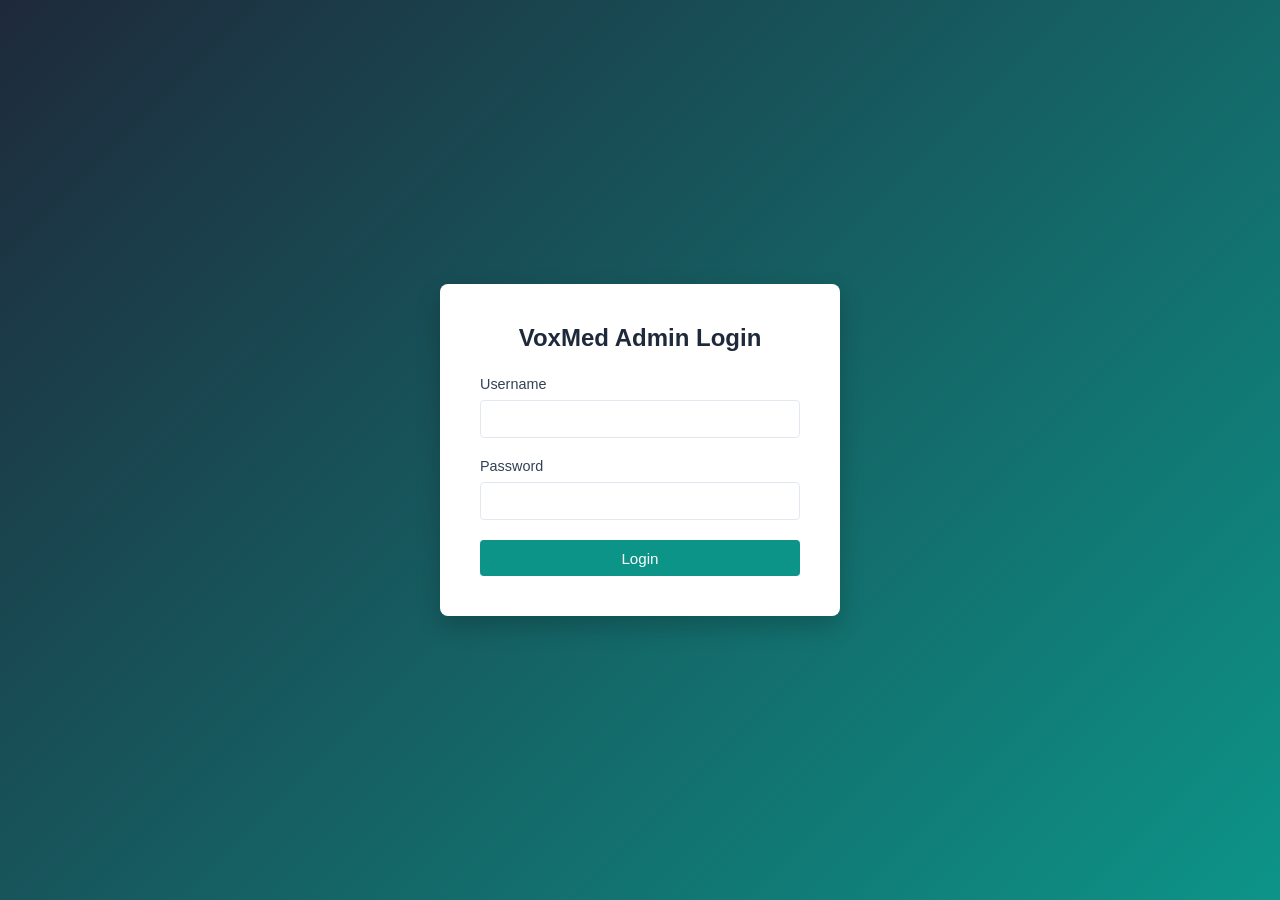
<file: admin/index.html>
<!DOCTYPE html>
<html lang="en">
<head>
    <meta charset="UTF-8">
    <meta name="viewport" content="width=device-width, initial-scale=1.0">
    <title>VoxMed AI - Admin Dashboard</title>
    <link rel="stylesheet" href="style.css">
</head>
<body>
    <div id="login-view" class="view-container">
        <div class="login-box">
            <h2>VoxMed Admin Login</h2>
            <form id="login-form">
                <div class="form-group">
                    <label for="username">Username</label>
                    <input type="text" id="username" required>
                </div>
                <div class="form-group">
                    <label for="password">Password</label>
                    <input type="password" id="password" required>
                </div>
                <button type="submit" class="btn primary-btn">Login</button>
                <div id="login-error" class="error-msg hidden">Invalid credentials</div>
            </form>
        </div>
    </div>

    <div id="dashboard-view" class="view-container hidden">
        <nav class="sidebar">
            <div class="logo">
                <h2>VoxMed AI</h2>
            </div>
            <ul class="nav-links">
                <li><a href="#" class="active" data-target="appointments-section">Appointments</a></li>
                <li><a href="#" data-target="slots-section">Manage Slots</a></li>
            </ul>
            <div class="logout-container">
                <button id="logout-btn" class="btn outline-btn">Logout</button>
            </div>
        </nav>

        <main class="main-content">
            <header style="display: flex; justify-content: space-between; align-items: center; flex-wrap: wrap; gap: 1rem;">
                <h1>Dashboard Overview</h1>
                <div class="form-group inline" style="margin: 0; display: flex; align-items: center; gap: 0.5rem;">
                    <label for="hospital-selector" style="font-weight: 600;">Hospital:</label>
                    <select id="hospital-selector" style="padding: 0.45rem 0.75rem; border-radius: 6px; border: 1px solid #cbd5e1;">
                        <option value="">All Hospitals</option>
                    </select>
                </div>
            </header>
            
            <div class="stats-container">
                <div class="stat-card">
                    <h3>Today's Appointments</h3>
                    <p id="stat-today-appointments">0</p>
                </div>
                <div class="stat-card">
                    <h3>Total Active</h3>
                    <p id="stat-total-active">0</p>
                </div>
                <div class="stat-card">
                    <h3>Total Doctors</h3>
                    <p id="stat-total-doctors">0</p>
                </div>
            </div>

            <section id="appointments-section" class="content-section">
                <h2>Recent Appointments</h2>
                <div class="table-container">
                    <table id="appointments-table">
                        <thead>
                            <tr>
                                <th>Hospital</th>
                                <th>Date</th>
                                <th>Time</th>
                                <th>Patient Name</th>
                                <th>Phone</th>
                                <th>Doctor</th>
                                <th>Status</th>
                                <th>Actions</th>
                            </tr>
                        </thead>
                        <tbody>
                            <!-- Populated by JS -->
                        </tbody>
                    </table>
                </div>
            </section>

            <section id="slots-section" class="content-section hidden">
                <h2>Manage Slots</h2>
                <div class="card slot-management-card">
                    <form id="add-slot-form">
                        <div class="form-row">
                            <div class="form-group">
                                <label for="slot-doctor">Doctor</label>
                                <select id="slot-doctor" required>
                                    <option value="">Select Doctor</option>
                                    <!-- Populated by JS -->
                                </select>
                            </div>
                            <div class="form-group">
                                <label for="slot-date">Date</label>
                                <input type="date" id="slot-date" required>
                            </div>
                            <div class="form-group">
                                <label for="slot-time">Time</label>
                                <input type="time" id="slot-time" required>
                            </div>
                            <div class="form-group" style="display: flex; align-items: flex-end;">
                                <button type="submit" class="btn primary-btn">Add Slot</button>
                            </div>
                        </div>
                        <div id="slot-message" class="hidden"></div>
                    </form>
                </div>

                <h3>Available Slots</h3>
                <div class="filters">
                    <div class="form-group inline">
                        <label for="filter-doctor">Filter by Doctor:</label>
                        <select id="filter-doctor">
                            <option value="">All Doctors</option>
                        </select>
                    </div>
                </div>
                <div class="table-container">
                    <table id="slots-table">
                        <thead>
                            <tr>
                                <th>Hospital</th>
                                <th>Doctor</th>
                                <th>Date</th>
                                <th>Time</th>
                                <th>Status</th>
                            </tr>
                        </thead>
                        <tbody>
                            <!-- Populated by JS -->
                        </tbody>
                    </table>
                </div>
            </section>
        </main>
    </div>

    <script src="app.js"></script>
</body>
</html>
</file>
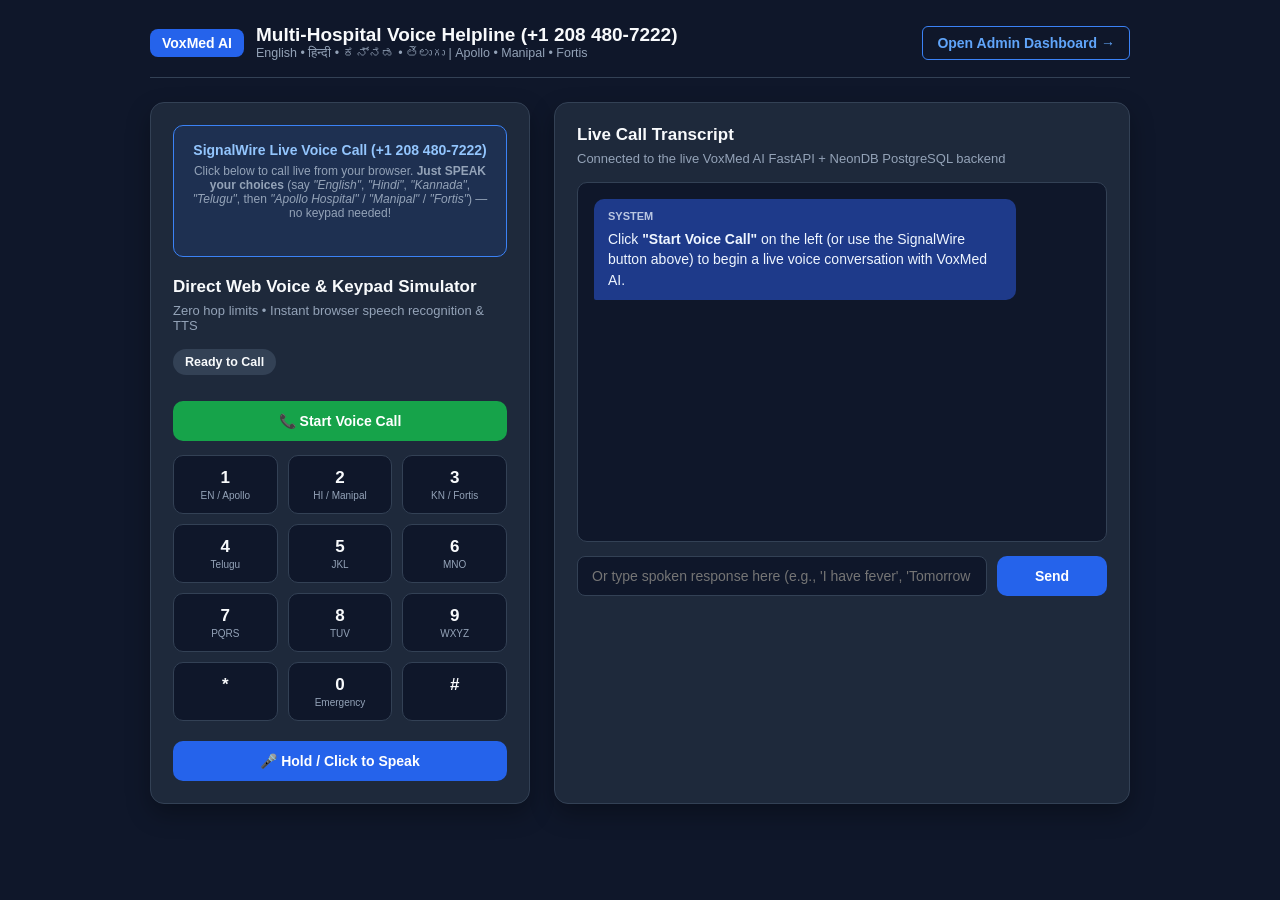
<file: admin/call.html>
<!DOCTYPE html>
<html lang="en">
<head>
  <meta charset="UTF-8" />
  <meta name="viewport" content="width=device-width, initial-scale=1.0" />
  <title>VoxMed AI — Live Multi-Hospital Voice Helpline</title>
  <style>
    :root {
      --bg: #0f172a;
      --card: #1e293b;
      --border: #334155;
      --primary: #2563eb;
      --primary-hover: #1d4ed8;
      --success: #16a34a;
      --danger: #dc2626;
      --text: #f8fafc;
      --muted: #94a3b8;
    }
    * { box-sizing: border-box; margin: 0; padding: 0; font-family: -apple-system, BlinkMacSystemFont, "Inter", "Segoe UI", Roboto, sans-serif; }
    body {
      background: var(--bg);
      color: var(--text);
      min-height: 100vh;
      display: flex;
      flex-direction: column;
      align-items: center;
      padding: 24px 16px;
    }
    .header {
      width: 100%;
      max-width: 980px;
      display: flex;
      justify-content: space-between;
      align-items: center;
      margin-bottom: 24px;
      padding-bottom: 16px;
      border-bottom: 1px solid var(--border);
    }
    .brand { display: flex; align-items: center; gap: 12px; }
    .brand-badge {
      background: var(--primary);
      color: #fff;
      font-weight: 700;
      padding: 6px 12px;
      border-radius: 8px;
      font-size: 14px;
    }
    .nav-link {
      color: #60a5fa;
      text-decoration: none;
      font-size: 14px;
      font-weight: 600;
      border: 1px solid #3b82f6;
      padding: 8px 14px;
      border-radius: 6px;
    }
    .grid {
      width: 100%;
      max-width: 980px;
      display: grid;
      grid-template-columns: 380px 1fr;
      gap: 24px;
    }
    @media (max-width: 820px) {
      .grid { grid-template-columns: 1fr; }
    }
    .card {
      background: var(--card);
      border: 1px solid var(--border);
      border-radius: 14px;
      padding: 22px;
      box-shadow: 0 10px 25px rgba(0,0,0,0.3);
    }
    .card-title { font-size: 17px; font-weight: 700; margin-bottom: 6px; }
    .card-sub { font-size: 13px; color: var(--muted); margin-bottom: 16px; }

    /* SignalWire Click-to-Call Container */
    .sw-box {
      background: rgba(37, 99, 235, 0.12);
      border: 1px solid #3b82f6;
      border-radius: 10px;
      padding: 16px;
      margin-bottom: 20px;
      text-align: center;
    }
    .sw-box h4 { font-size: 14px; margin-bottom: 6px; color: #93c5fd; }
    .sw-box p { font-size: 12px; color: var(--muted); margin-bottom: 12px; }
    #click2call { display: flex; justify-content: center; margin-bottom: 8px; }
    #call { margin-top: 8px; }

    /* Phone Dialer */
    .status-pill {
      display: inline-flex;
      align-items: center;
      gap: 8px;
      padding: 6px 12px;
      border-radius: 20px;
      font-size: 12.5px;
      font-weight: 600;
      background: #334155;
      margin-bottom: 14px;
    }
    .status-pill.live { background: rgba(22, 163, 74, 0.2); color: #4ade80; border: 1px solid #16a34a; }
    .keypad {
      display: grid;
      grid-template-columns: repeat(3, 1fr);
      gap: 10px;
      margin: 14px 0;
    }
    .key-btn {
      background: #0f172a;
      border: 1px solid var(--border);
      color: var(--text);
      padding: 12px 0;
      border-radius: 10px;
      font-size: 17px;
      font-weight: 700;
      cursor: pointer;
      transition: all 0.15s;
      display: flex;
      flex-direction: column;
      align-items: center;
    }
    .key-btn span.sub { font-size: 10px; font-weight: 500; color: var(--muted); margin-top: 2px; }
    .key-btn:hover { background: #1e293b; border-color: #60a5fa; }
    .key-btn:active { transform: scale(0.96); }

    .call-actions {
      display: flex;
      gap: 10px;
      margin-top: 12px;
    }
    .btn {
      flex: 1;
      padding: 12px 16px;
      border-radius: 10px;
      border: none;
      font-weight: 700;
      font-size: 14px;
      cursor: pointer;
      color: #fff;
    }
    .btn-start { background: var(--success); }
    .btn-start:hover { background: #15803d; }
    .btn-hangup { background: var(--danger); }
    .btn-hangup:hover { background: #b91c1c; }
    .btn-mic { background: var(--primary); }
    .btn-mic.listening { background: #d97706; animation: pulse 1.2s infinite; }
    @keyframes pulse {
      0%, 100% { opacity: 1; }
      50% { opacity: 0.65; }
    }

    /* Live Transcript */
    .transcript-box {
      height: 360px;
      overflow-y: auto;
      background: #0f172a;
      border: 1px solid var(--border);
      border-radius: 10px;
      padding: 16px;
      display: flex;
      flex-direction: column;
      gap: 12px;
      margin-bottom: 14px;
    }
    .msg {
      max-width: 85%;
      padding: 10px 14px;
      border-radius: 10px;
      font-size: 14px;
      line-height: 1.45;
    }
    .msg.ai {
      background: #1e3a8a;
      color: #eff6ff;
      align-self: flex-start;
      border-bottom-left-radius: 2px;
    }
    .msg.user {
      background: #334155;
      color: #f8fafc;
      align-self: flex-end;
      border-bottom-right-radius: 2px;
    }
    .msg .role {
      font-size: 11px;
      font-weight: 700;
      text-transform: uppercase;
      opacity: 0.75;
      margin-bottom: 4px;
      display: block;
    }
    .input-row {
      display: flex;
      gap: 10px;
    }
    .text-input {
      flex: 1;
      background: #0f172a;
      border: 1px solid var(--border);
      border-radius: 8px;
      padding: 10px 14px;
      color: var(--text);
      font-size: 14px;
    }
  </style>
</head>
<body>
  <div class="header">
    <div class="brand">
      <span class="brand-badge">VoxMed AI</span>
      <div>
        <h2 style="font-size: 19px;">Multi-Hospital Voice Helpline (+1 208 480-7222)</h2>
        <p style="font-size: 12.5px; color: var(--muted);">English &bull; हिन्दी &bull; ಕನ್ನಡ &bull; తెలుగు | Apollo &bull; Manipal &bull; Fortis</p>
      </div>
    </div>
    <a href="/admin" class="nav-link">Open Admin Dashboard &rarr;</a>
  </div>

  <div class="grid">
    <!-- Left Card: SignalWire C2C + Interactive Keypad -->
    <div class="card">
      <div class="sw-box">
        <h4>SignalWire Live Voice Call (+1 208 480-7222)</h4>
        <p>Click below to call live from your browser. <b>Just SPEAK your choices</b> (say <i>"English"</i>, <i>"Hindi"</i>, <i>"Kannada"</i>, <i>"Telugu"</i>, then <i>"Apollo Hospital"</i> / <i>"Manipal"</i> / <i>"Fortis"</i>) — no keypad needed!</p>
        <div id="click2call"></div>
        <div id="call"></div>
      </div>

      <div class="card-title">Direct Web Voice &amp; Keypad Simulator</div>
      <div class="card-sub">Zero hop limits &bull; Instant browser speech recognition &amp; TTS</div>

      <div id="call-status" class="status-pill">Ready to Call</div>

      <div class="call-actions">
        <button id="btn-start" class="btn btn-start" onclick="startWebCall()">&#128222; Start Voice Call</button>
        <button id="btn-hangup" class="btn btn-hangup" onclick="endWebCall()" style="display:none;">&#128245; End Call</button>
      </div>

      <div class="keypad">
        <button class="key-btn" onclick="pressDigit('1')">1<span class="sub">EN / Apollo</span></button>
        <button class="key-btn" onclick="pressDigit('2')">2<span class="sub">HI / Manipal</span></button>
        <button class="key-btn" onclick="pressDigit('3')">3<span class="sub">KN / Fortis</span></button>
        <button class="key-btn" onclick="pressDigit('4')">4<span class="sub">Telugu</span></button>
        <button class="key-btn" onclick="pressDigit('5')">5<span class="sub">JKL</span></button>
        <button class="key-btn" onclick="pressDigit('6')">6<span class="sub">MNO</span></button>
        <button class="key-btn" onclick="pressDigit('7')">7<span class="sub">PQRS</span></button>
        <button class="key-btn" onclick="pressDigit('8')">8<span class="sub">TUV</span></button>
        <button class="key-btn" onclick="pressDigit('9')">9<span class="sub">WXYZ</span></button>
        <button class="key-btn" onclick="pressDigit('*')">*</button>
        <button class="key-btn" onclick="pressDigit('0')">0<span class="sub">Emergency</span></button>
        <button class="key-btn" onclick="pressDigit('#')">#</button>
      </div>

      <button id="btn-mic" class="btn btn-mic" style="width:100%; margin-top:6px;" onclick="toggleMic()" disabled>
        &#127908; Hold / Click to Speak
      </button>
    </div>

    <!-- Right Card: Live Call Transcript & Voice Input -->
    <div class="card">
      <div class="card-title">Live Call Transcript</div>
      <div class="card-sub">Connected to the live VoxMed AI FastAPI + NeonDB PostgreSQL backend</div>

      <div id="transcript" class="transcript-box">
        <div class="msg ai">
          <span class="role">System</span>
          Click <b>"Start Voice Call"</b> on the left (or use the SignalWire button above) to begin a live voice conversation with VoxMed AI.
        </div>
      </div>

      <form class="input-row" onsubmit="sendTextSpeech(event)">
        <input id="speech-input" class="text-input" type="text" placeholder="Or type spoken response here (e.g., 'I have fever', 'Tomorrow at 10 AM')..." disabled />
        <button id="btn-send" class="btn btn-mic" type="submit" style="flex:0 0 110px;" disabled>Send</button>
      </form>
    </div>
  </div>

  <!-- SignalWire Click-to-Call Official Embed Script -->
  <script>
    (a => {
      var i, s, k, n = "Signalwire C2C API", o = "sw", c = "spawn", x = "Loaded", h = "authenticate", y = a["apiKey"],
        r = document, k = window;
      k = k[o] || (k[o] = {});
      var w = k.c2c || (k.c2c = {}), l = (p) => new Promise(async (u, v) => {
        await (s = r.createElement("script"));
        s.src = `${k.codeRepository}/${p}.js`;
        w[`${p}${x}`] = () => {
          delete w[`${p}${a}`];
          !w[h] ? w[c](h, y).then(u) : u();
        };
        s.onerror = () => i = v(Error(n + " could not load."));
        s.nonce = r.querySelector("script[nonce]")?.nonce || "";
        r.head.append(s);
      });
      k.relayHost = "puc.signalwire.com";
      k.codeRepository = "https://app.signalwire.com";
      k.authEndpoint = "https://voxmed-ai.signalwire.com/api/fabric/embeds/tokens";
      w[c] ? k[h](y) : w[c] = (f, ...n) => new Promise((g,) => {w[f] ? g(w[f](...n)) : l(f).then(() => g(w[f](...n)))})
    })({ apiKey: "c2c_a7dea975fd233c6b49078aedb5d60b3a", v: "0.0.1" });

    sw.c2c.spawn('C2CButton', {
      destination: '/external/1-208-480-7222',
      buttonParentSelector: '#click2call',
      innerHTML: '<span style="display:inline-flex;align-items:center;gap:8px;background:#16a34a;color:#fff;padding:11px 20px;border-radius:10px;font-weight:700;font-size:14px;cursor:pointer;box-shadow:0 4px 12px rgba(22,163,74,0.35);">&#128222; Call VoxMed AI Live (Hands-Free Voice)</span>',
      callParentSelector: '#call',
      beforeCallStartFn: () => { console.log('attempting to start new call...'); return true; },
      afterCallStartFn: () => { console.log('call started.'); },
      beforeCallLeaveFn: () => { console.log('attempting to hangup call...'); return true; },
      afterCallLeaveFn: () => { console.log('call ended.'); },
      onCallError: (error) => { console.error(error); }
    });
  </script>

  <!-- Direct Web Voice & Keypad Simulator Script (Zero Hop Limit) -->
  <script>
    let callSid = null;
    let callStage = "idle"; // idle | emergency_or_lang | hospital | conversation
    let currentLang = "en-IN";
    let currentLangCode = "en";
    let recognition = null;
    let isListening = false;

    function addMsg(role, text) {
      const box = document.getElementById("transcript");
      const div = document.createElement("div");
      div.className = "msg " + (role === "Caller" ? "user" : "ai");
      div.innerHTML = `<span class="role">${role}</span>${text}`;
      box.appendChild(div);
      box.scrollTop = box.scrollHeight;
    }

    function speakText(text, lang) {
      if (!("speechSynthesis" in window)) return;
      window.speechSynthesis.cancel();
      const u = new SpeechSynthesisUtterance(text);
      u.lang = lang || currentLang;
      u.rate = 1.0;
      window.speechSynthesis.speak(u);
    }

    function parseTwiMLSay(xmlText) {
      const parser = new DOMParser();
      const doc = parser.parseFromString(xmlText, "application/xml");
      const says = Array.from(doc.querySelectorAll("Say"));
      const hangup = doc.querySelector("Hangup");
      const dial = doc.querySelector("Dial Number");
      let text = says.map(s => s.textContent).join(" ");
      if (dial) text += ` [Transferring to Receptionist: ${dial.textContent}]`;
      const langAttr = says[0]?.getAttribute("language") || currentLang;
      return { text, langAttr, isHangup: Boolean(hangup) };
    }

    async function startWebCall() {
      callSid = "CA_WEB_" + Math.random().toString(36).substring(2, 10).toUpperCase();
      callStage = "emergency_or_lang";
      currentLang = "en-IN";
      currentLangCode = "en";

      document.getElementById("transcript").innerHTML = "";
      document.getElementById("btn-start").style.display = "none";
      document.getElementById("btn-hangup").style.display = "inline-block";
      document.getElementById("btn-mic").disabled = false;
      document.getElementById("speech-input").disabled = false;
      document.getElementById("btn-send").disabled = false;

      const status = document.getElementById("call-status");
      status.textContent = "Call Connected (" + callSid + ")";
      status.className = "status-pill live";

      const fd = new URLSearchParams({ CallSid: callSid });
      const res = await fetch("/twilio/incoming", { method: "POST", body: fd });
      const xml = await res.text();
      const { text, langAttr } = parseTwiMLSay(xml);
      addMsg("VoxMed AI", text);
      speakText(text, langAttr);
    }

    function endWebCall() {
      if ("speechSynthesis" in window) window.speechSynthesis.cancel();
      callStage = "idle";
      document.getElementById("btn-start").style.display = "inline-block";
      document.getElementById("btn-hangup").style.display = "none";
      document.getElementById("btn-mic").disabled = true;
      document.getElementById("speech-input").disabled = true;
      document.getElementById("btn-send").disabled = true;
      const status = document.getElementById("call-status");
      status.textContent = "Call Ended";
      status.className = "status-pill";
    }

    async function pressDigit(digit) {
      if (callStage === "idle") {
        await startWebCall();
      }
      addMsg("Caller", `[Pressed Keypad: ${digit}]`);

      if (callStage === "emergency_or_lang") {
        const fd = new URLSearchParams({ CallSid: callSid, Digits: digit });
        const res = await fetch("/twilio/emergency_check", { method: "POST", body: fd });
        const xml = await res.text();
        const { text, langAttr, isHangup } = parseTwiMLSay(xml);
        currentLang = langAttr;
        currentLangCode = digit === "2" ? "hi" : digit === "3" ? "kn" : digit === "4" ? "te" : "en";
        addMsg("VoxMed AI", text);
        speakText(text, langAttr);
        if (digit === "0" || isHangup) {
          endWebCall();
        } else {
          callStage = "hospital";
        }
      } else if (callStage === "hospital") {
        const fd = new URLSearchParams({ CallSid: callSid, Digits: digit });
        const res = await fetch(`/twilio/hospital_selected?lang=${currentLangCode}`, { method: "POST", body: fd });
        const xml = await res.text();
        const { text, langAttr } = parseTwiMLSay(xml);
        currentLang = langAttr;
        addMsg("VoxMed AI", text);
        speakText(text, langAttr);
        callStage = "conversation";
      }
    }

    async function sendSpokenUtterance(utterance) {
      if (!utterance.trim()) return;
      addMsg("Caller", utterance);

      let endpoint = "/twilio/process";
      const fd = new URLSearchParams({ CallSid: callSid, SpeechResult: utterance });

      if (callStage === "hospital") {
        endpoint = `/twilio/hospital_selected?lang=${currentLangCode}`;
        callStage = "conversation";
      } else if (callStage === "emergency_or_lang") {
        endpoint = "/twilio/language_selected";
        fd.set("Digits", "1");
        callStage = "hospital";
      }

      const res = await fetch(endpoint, { method: "POST", body: fd });
      const xml = await res.text();
      const { text, langAttr, isHangup } = parseTwiMLSay(xml);
      addMsg("VoxMed AI", text);
      speakText(text, langAttr);
      if (isHangup) endWebCall();
    }

    function sendTextSpeech(e) {
      e.preventDefault();
      const input = document.getElementById("speech-input");
      const val = input.value;
      input.value = "";
      sendSpokenUtterance(val);
    }

    function toggleMic() {
      const SpeechRec = window.SpeechRecognition || window.webkitSpeechRecognition;
      if (!SpeechRec) {
        alert("Please use Google Chrome for live microphone speech recognition, or type in the box on the right.");
        return;
      }
      if ("speechSynthesis" in window) window.speechSynthesis.cancel();
      const btn = document.getElementById("btn-mic");

      if (isListening && recognition) {
        recognition.stop();
        return;
      }

      recognition = new SpeechRec();
      recognition.lang = currentLang;
      recognition.interimResults = false;
      recognition.maxAlternatives = 1;

      recognition.onstart = () => {
        isListening = true;
        btn.classList.add("listening");
        btn.innerHTML = "&#128308; Listening... Speak Now";
      };
      recognition.onresult = (event) => {
        const transcript = event.results[0][0].transcript;
        sendSpokenUtterance(transcript);
      };
      recognition.onend = () => {
        isListening = false;
        btn.classList.remove("listening");
        btn.innerHTML = "&#127908; Hold / Click to Speak";
      };
      recognition.start();
    }
  </script>
</body>
</html>
</file>
<file: admin/style.css>
:root {
    --primary-color: #0d9488;
    --primary-hover: #0f766e;
    --bg-color: #f8fafc;
    --sidebar-bg: #1e293b;
    --text-color: #334155;
    --text-light: #64748b;
    --white: #ffffff;
    --border-color: #e2e8f0;
    --danger: #ef4444;
    --success: #10b981;
}

* {
    margin: 0;
    padding: 0;
    box-sizing: border-box;
    font-family: 'Segoe UI', Tahoma, Geneva, Verdana, sans-serif;
}

body {
    background-color: var(--bg-color);
    color: var(--text-color);
}

.hidden {
    display: none !important;
}

/* ── Login View ────────────────────────────────────────────────────────── */
#login-view {
    display: flex;
    justify-content: center;
    align-items: center;
    height: 100vh;
    background: linear-gradient(135deg, var(--sidebar-bg), var(--primary-color));
}

.login-box {
    background: var(--white);
    padding: 2.5rem;
    border-radius: 8px;
    box-shadow: 0 10px 25px rgba(0,0,0,0.2);
    width: 100%;
    max-width: 400px;
}

.login-box h2 {
    margin-bottom: 1.5rem;
    text-align: center;
    color: var(--sidebar-bg);
}

/* ── Dashboard Layout ──────────────────────────────────────────────────── */
#dashboard-view {
    display: flex;
    min-height: 100vh;
}

.sidebar {
    width: 250px;
    background-color: var(--sidebar-bg);
    color: var(--white);
    display: flex;
    flex-direction: column;
}

.sidebar .logo {
    padding: 1.5rem;
    border-bottom: 1px solid rgba(255,255,255,0.1);
}

.sidebar .logo h2 {
    color: var(--primary-color);
}

.nav-links {
    list-style: none;
    margin-top: 1rem;
    flex: 1;
}

.nav-links li a {
    display: block;
    padding: 1rem 1.5rem;
    color: #cbd5e1;
    text-decoration: none;
    transition: background 0.2s;
}

.nav-links li a:hover, .nav-links li a.active {
    background-color: rgba(255,255,255,0.1);
    color: var(--white);
    border-left: 4px solid var(--primary-color);
}

.logout-container {
    padding: 1.5rem;
    border-top: 1px solid rgba(255,255,255,0.1);
}

.main-content {
    flex: 1;
    padding: 2rem;
    overflow-y: auto;
}

header h1 {
    font-size: 1.75rem;
    margin-bottom: 2rem;
}

/* ── Stats & Cards ─────────────────────────────────────────────────────── */
.stats-container {
    display: grid;
    grid-template-columns: repeat(auto-fit, minmax(200px, 1fr));
    gap: 1.5rem;
    margin-bottom: 2rem;
}

.stat-card {
    background: var(--white);
    padding: 1.5rem;
    border-radius: 8px;
    box-shadow: 0 1px 3px rgba(0,0,0,0.1);
    text-align: center;
}

.stat-card h3 {
    font-size: 1rem;
    color: var(--text-light);
    margin-bottom: 0.5rem;
}

.stat-card p {
    font-size: 2rem;
    font-weight: bold;
    color: var(--primary-color);
}

.card {
    background: var(--white);
    padding: 1.5rem;
    border-radius: 8px;
    box-shadow: 0 1px 3px rgba(0,0,0,0.1);
    margin-bottom: 2rem;
}

/* ── Tables ────────────────────────────────────────────────────────────── */
.table-container {
    background: var(--white);
    border-radius: 8px;
    box-shadow: 0 1px 3px rgba(0,0,0,0.1);
    overflow: hidden;
    margin-top: 1rem;
}

table {
    width: 100%;
    border-collapse: collapse;
}

th, td {
    padding: 1rem;
    text-align: left;
    border-bottom: 1px solid var(--border-color);
}

th {
    background-color: #f1f5f9;
    font-weight: 600;
    color: var(--text-light);
}

tr:hover {
    background-color: #f8fafc;
}

/* ── Forms & Inputs ────────────────────────────────────────────────────── */
.form-group {
    margin-bottom: 1.25rem;
}

.form-group.inline {
    display: flex;
    align-items: center;
    gap: 1rem;
}

.form-row {
    display: flex;
    gap: 1rem;
    flex-wrap: wrap;
}

.form-row .form-group {
    flex: 1;
    min-width: 200px;
}

label {
    display: block;
    margin-bottom: 0.5rem;
    font-size: 0.9rem;
    font-weight: 500;
}

input, select {
    width: 100%;
    padding: 0.6rem;
    border: 1px solid var(--border-color);
    border-radius: 4px;
    outline: none;
    font-size: 0.95rem;
}

input:focus, select:focus {
    border-color: var(--primary-color);
}

/* ── Buttons & Utilities ───────────────────────────────────────────────── */
.btn {
    padding: 0.6rem 1.2rem;
    border: none;
    border-radius: 4px;
    cursor: pointer;
    font-size: 0.95rem;
    font-weight: 500;
    transition: background 0.2s;
}

.primary-btn {
    background-color: var(--primary-color);
    color: var(--white);
    width: 100%;
}

.primary-btn:hover {
    background-color: var(--primary-hover);
}

.outline-btn {
    background-color: transparent;
    color: var(--white);
    border: 1px solid var(--white);
    width: 100%;
}

.outline-btn:hover {
    background-color: rgba(255,255,255,0.1);
}

.danger-btn {
    background-color: var(--danger);
    color: var(--white);
    padding: 0.4rem 0.8rem;
    font-size: 0.85rem;
}

.danger-btn:hover {
    background-color: #dc2626;
}

.status-badge {
    padding: 0.25rem 0.5rem;
    border-radius: 999px;
    font-size: 0.8rem;
    font-weight: 600;
}

.status-BOOKED { background: #dbeafe; color: #1e40af; }
.status-CANCELED { background: #fee2e2; color: #b91c1c; }
.status-RESCHEDULED { background: #fef3c7; color: #b45309; }
.status-COMPLETED { background: #d1fae5; color: #047857; }

.error-msg {
    color: var(--danger);
    font-size: 0.85rem;
    margin-top: 1rem;
    text-align: center;
}

.success-msg {
    color: var(--success);
    font-size: 0.85rem;
    margin-top: 1rem;
}
</file>
